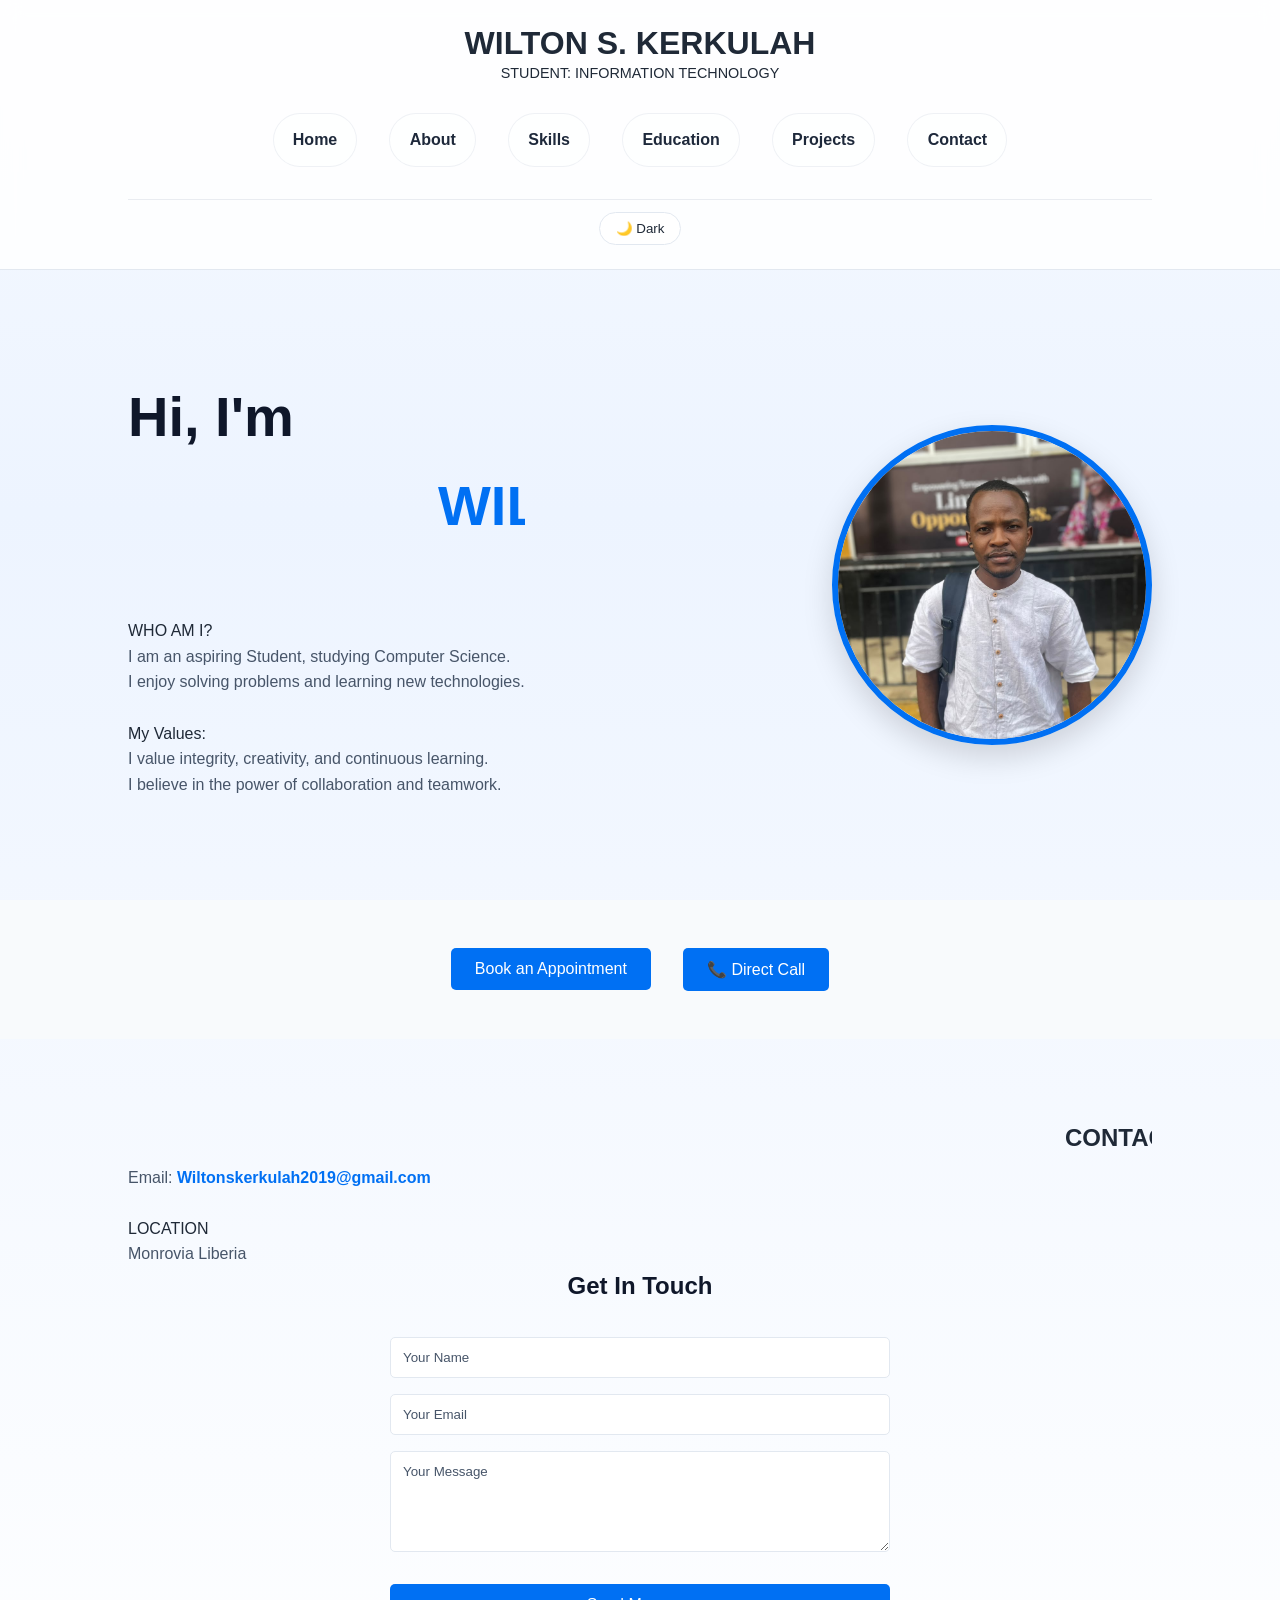
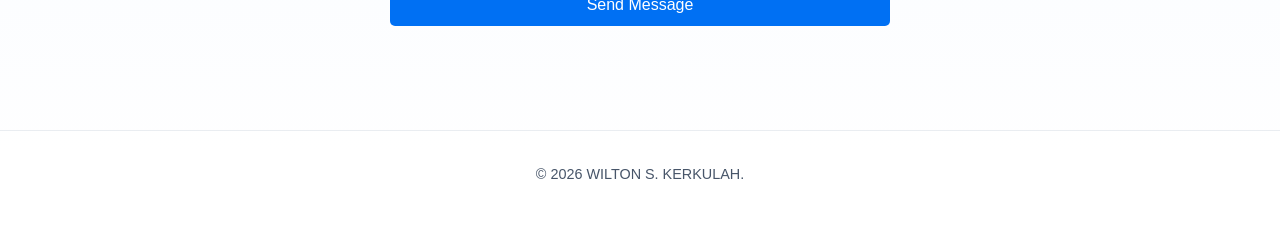
<file: index.html>
<!DOCTYPE html>
<html lang="en" data-theme="light">
<head>
    <meta charset="UTF-8">
    <meta name="viewport" content="width=device-width, initial-scale=1.0">
    <title>My Profolio</title>
    <link rel="stylesheet" href="two.css">
</head>
<body>

    <!-- Navigation Bar -->
    <header class="navbar">
        <div id="HOME" class="site-identity">
            <h1>WILTON S. KERKULAH</h1>
            <p>STUDENT: INFORMATION TECHNOLOGY</p>
        </div>
        <nav aria-label="Main navigation">
            <ul class="nav-links">
                <li><a href="index.html">Home</a></li>
                <li><a href="about.html">About</a></li>
                <li><a href="skills.html">Skills</a></li>
                <li><a href="education.html">Education</a></li>
                <li><a href="projects.html">Projects</a></li>
                <li><a href="contact.html">Contact</a></li>
            </ul>
        </nav>
        <button id="theme-toggle" class="btn-toggle">🌙 Mode</button>
    </header>

    <!-- Hero / About Section -->
    <section id="about" class="hero-section">
        <div class="hero-content">
            <h1>Hi, I'm <span class="highlight"><MARQUEE>WILTON</MARQUEE></span></h1>
            <br> WHO AM I?<BR>
            <p> I am an aspiring Student, studying Computer Science. <br> I enjoy solving problems and learning new technologies.<br></p>
            <br> My Values:<BR>
            <p> I value integrity, creativity, and continuous learning. <br> I believe in the power of collaboration and teamwork.<br></p>
        </div>
        <img src="wil.jpg" alt="Portrait of Wilton S. Kerkulah" class="hero-image">
    </section>
    <!-- Booking Section -->
    <section id="booking" class="booking-section">
        <div class="booking-actions">
            <button id="open-booking-modal" class="btn-primary booking-trigger" type="button">Book an Appointment</button>
            <button id="open-call-modal" class="btn-primary booking-trigger" type="button">📞 Direct Call</button>
        </div>

        <div id="call-modal" class="call-modal" aria-hidden="true">
            <div class="call-modal-content" role="dialog" aria-modal="true" aria-labelledby="call-title">
                <button type="button" class="close-call-modal" aria-label="Close direct call options">×</button>
                <h2 id="call-title">Choose a Number</h2>
                <a href="tel:+231776421506" class="call-link">Call: +231 776 421 506</a>
                <a href="tel:+231881053157" class="call-link">Call: +231 881 053 157</a>
            </div>
        </div>

        <div id="booking-modal" class="booking-modal" aria-hidden="true">
            <div class="booking-modal-content" role="dialog" aria-modal="true" aria-labelledby="booking-title">
                <button type="button" class="close-modal" aria-label="Close booking form">×</button>
                <h2 id="booking-title">Book an Appointment</h2>
                <form id="booking-form" class="booking-form">
                    <div class="form-row">
                        <label for="booking-name">Full Name</label>
                        <input type="text" id="booking-name" name="booking-name" placeholder="Your full name" required>
                    </div>
                    <div class="form-row">
                        <label for="booking-email">Email</label>
                        <input type="email" id="booking-email" name="booking-email" placeholder="Your email address" required>
                    </div>
                    <div class="form-row">
                        <label for="booking-date">Preferred Date</label>
                        <input type="date" id="booking-date" name="booking-date" required>
                    </div>
                    <div class="form-row">
                        <label for="booking-time">Preferred Time</label>
                        <input type="time" id="booking-time" name="booking-time" required>
                    </div>
                    <div class="form-row">
                        <label for="booking-purpose">Purpose</label>
                        <textarea id="booking-purpose" name="booking-purpose" rows="4" placeholder="Tell me what you would like to discuss" required></textarea>
                    </div>
                    <button type="submit" class="btn-primary">Submit Appointment</button>
                    <p id="booking-feedback" class="feedback-msg"></p>
                </form>
            </div>
        </div>
    </section>

    <!-- Contact Section -->
    <section id="contact" class="contact-section">
        <marquee><h1>CONTACT ME @: </h1></marquee>
        <p>Email: <a href="mailto:Wiltonskerkulah2019@gmail.com" class="email-link">Wiltonskerkulah2019@gmail.com</a></p>
        <BR>LOCATION<P>Monrovia Liberia</P>
        <h2>Get In Touch</h2>
        <form id="contact-form">
            <input type="text" id="name" placeholder="Your Name" required>
            <input type="email" id="email" placeholder="Your Email" required>
            <textarea id="message" rows="5" placeholder="Your Message" required></textarea>
            <button type="submit" class="btn-primary">Send Message</button>
            <p id="form-feedback" class="feedback-msg"></p>
        </form>
    </section>

    <!-- Footer -->
    <footer>
        <p>&copy; 2026 WILTON S. KERKULAH.</p>
    </footer>

    <script src="two.js"></script>
</body>
</html>
</file>
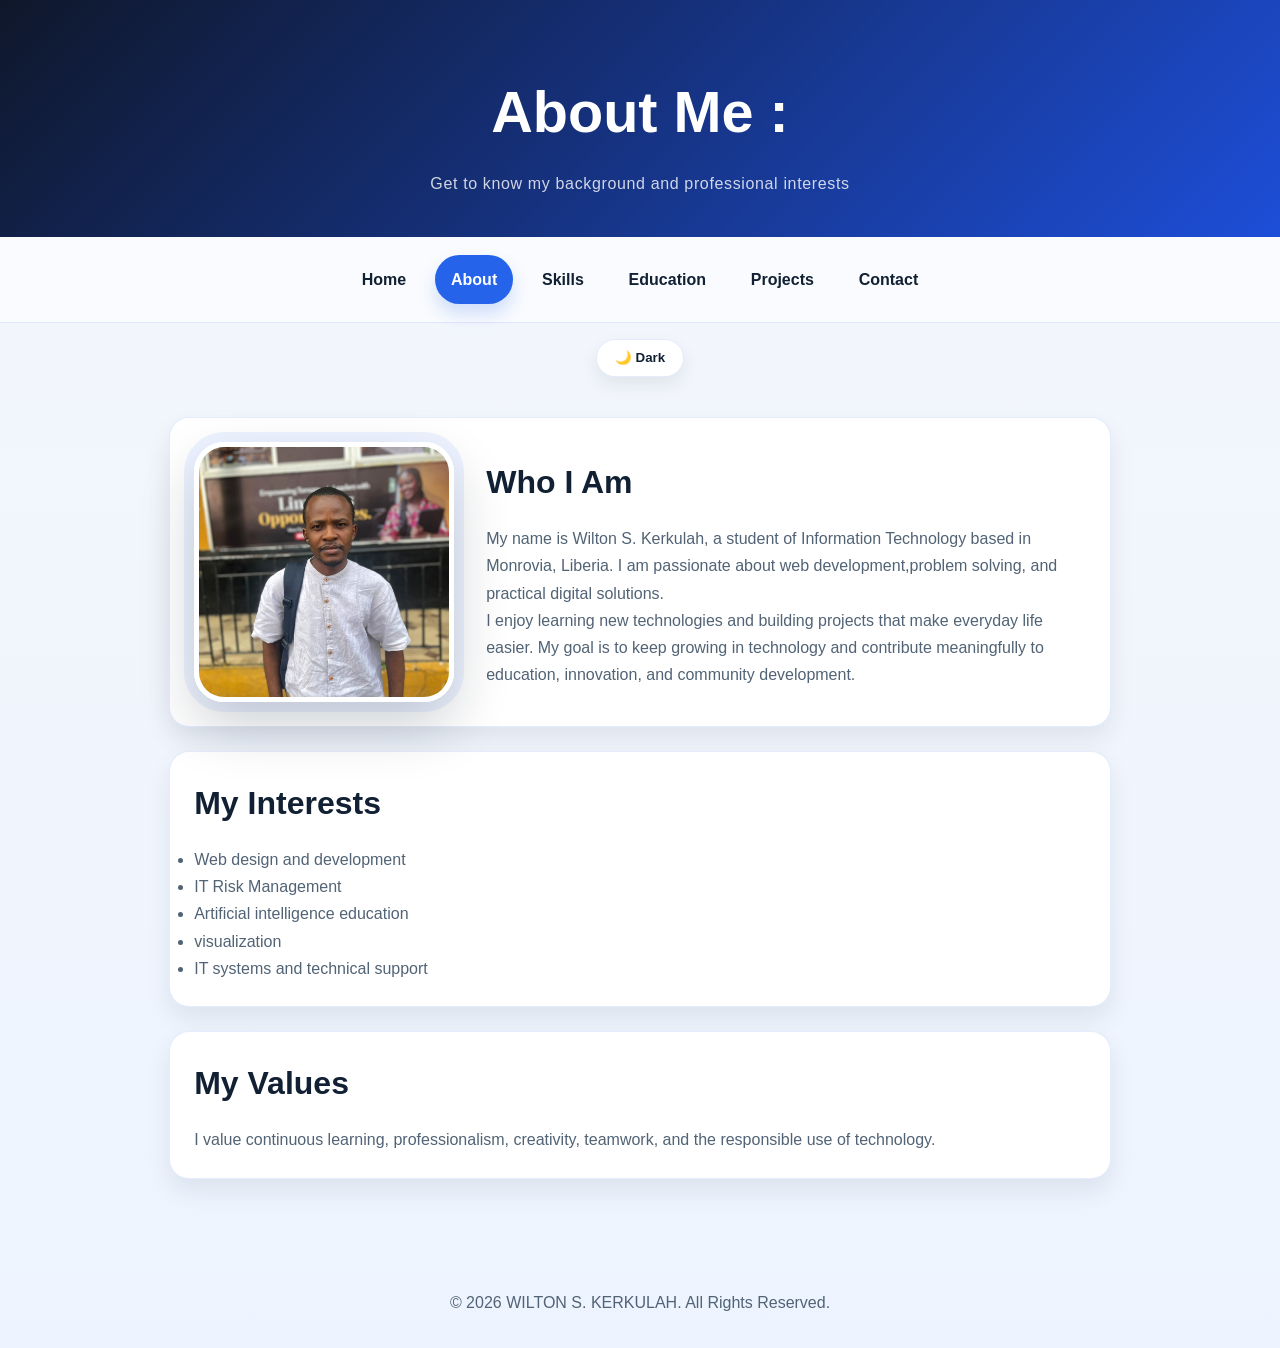
<file: about.html>
<!DOCTYPE html>
<html lang="en">

    <head>
        <meta charset="UTF-8">
        <meta name="viewport" content="width=device-width, initial-scale=1.0">
        <title>About | WILTON S. KERKULAH</title>
        <link rel="stylesheet" href="about.css">
    </head>

<body>

    <header class="page-header">
        <h1>About Me :</h1>
        <p>Get to know my background and professional interests</p>
    </header>

        <nav aria-label="Main navigation">
            <a href="index.html">Home</a>
            <a class="active" href="about.html">About</a>
            <a href="skills.html">Skills</a>
            <a href="education.html">Education</a>
            <a href="projects.html">Projects</a>
            <a href="contact.html">Contact</a>
        </nav>
        <button id="theme-toggle" class="btn-toggle" type="button">🌙 Dark</button>

    <main class="single-page">
    <section class="full-width profile-layout">
        <img class="about-photo" src="wil.jpg" alt="Portrait of Wilton S. Kerkulah">
        <div>
            <h2>Who I Am</h2>
            <p>My name is Wilton S. Kerkulah, a student of Information Technology based in Monrovia, Liberia. I am passionate about web development,problem solving, and practical digital solutions.</p>
            <p>I enjoy learning new technologies and building projects that make everyday life easier. My goal is to keep growing in technology and contribute meaningfully to education, innovation, and community development.</p>
        </div>
    </section>
    <section>
        <h2>My Interests</h2>
        <div>
        <ul class="standard-list">
            <li><div><span>Web design and development</span></div></li>
            <li><div><span>IT Risk Management</span></div></li>
            <li><div><span>Artificial intelligence education</span></div></li>
            <li><div><span>visualization</span></div></li>
            <li><div><span>IT systems and technical support</span></div></li>
        </ul>
        </div>
    </section>
    <section>
        <h2>My Values</h2>
        <p>I value continuous learning, professionalism, creativity, teamwork, and the responsible use of technology.</p>
    </section>
</main>

    <footer>
            <p>&copy; 2026 WILTON S. KERKULAH. All Rights Reserved.</p>
    </footer>

    <script src="two.js"></script>
</body>
</html>
</file>
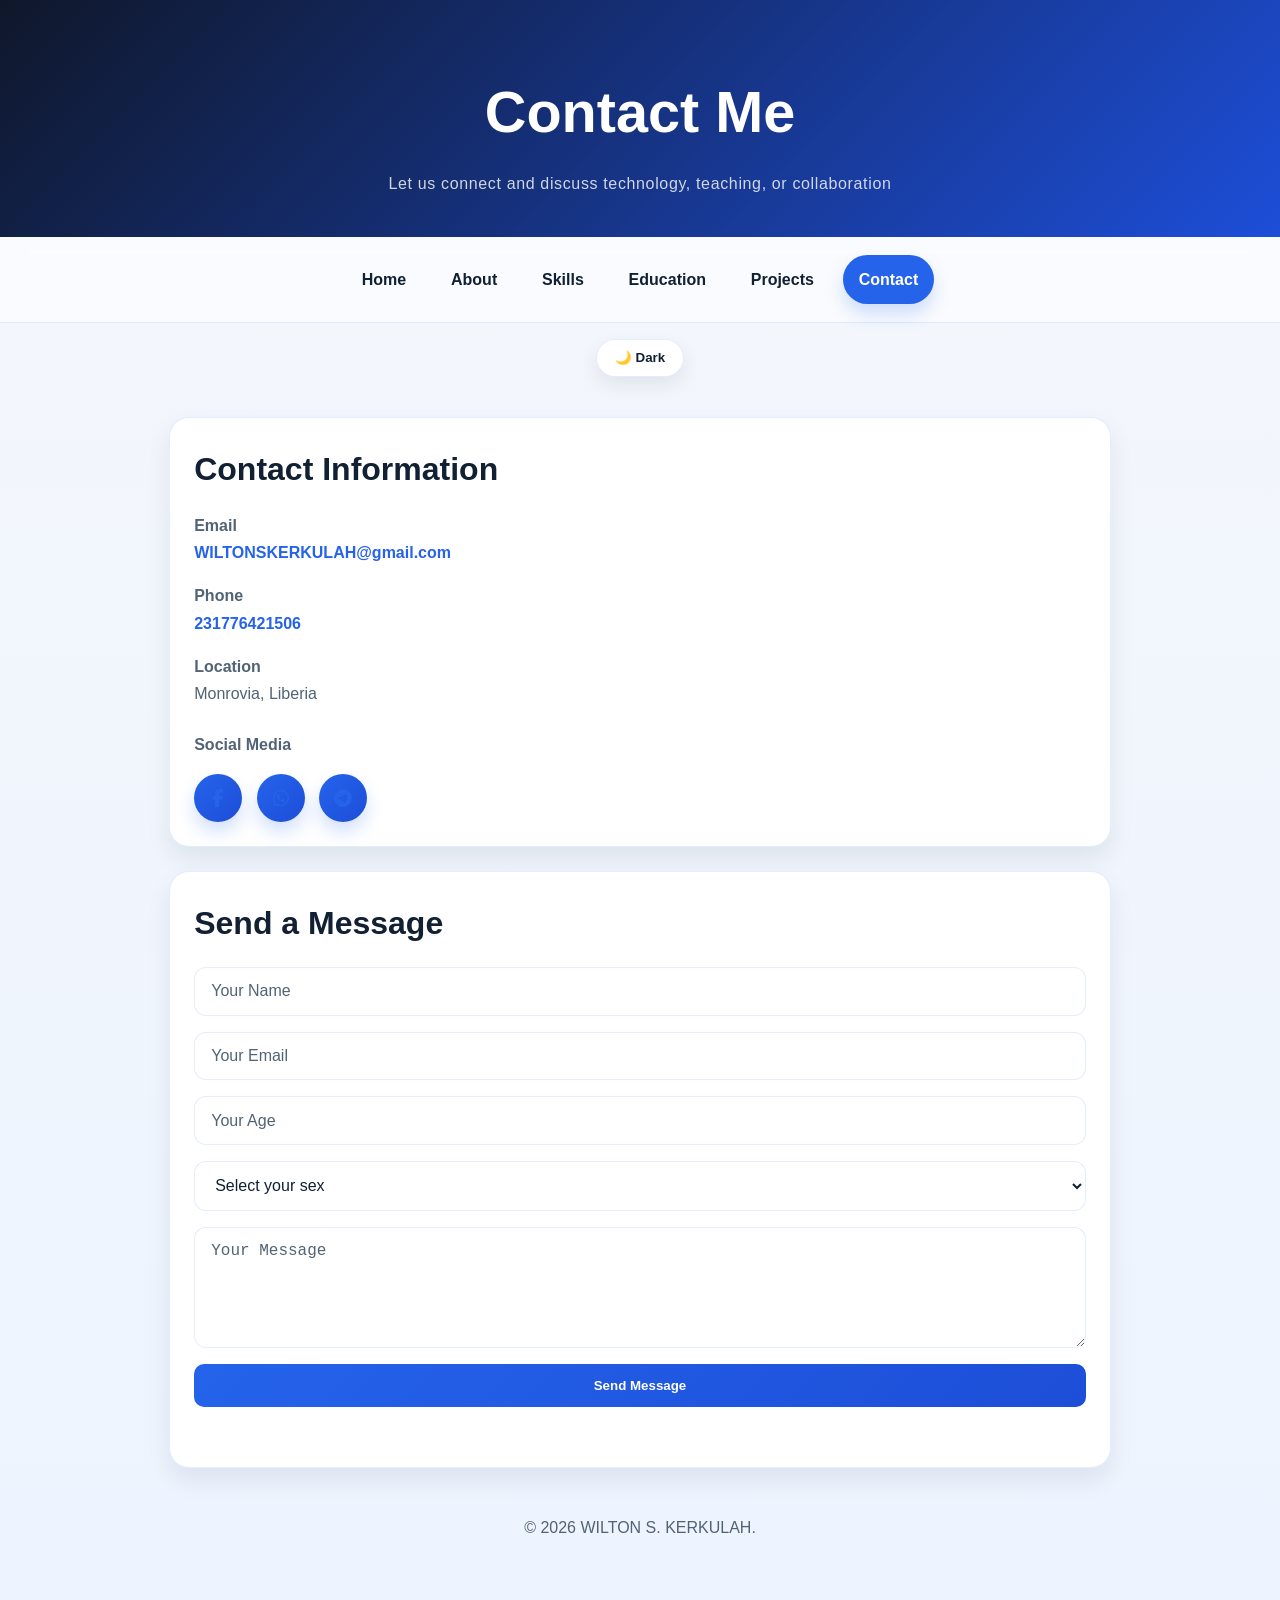
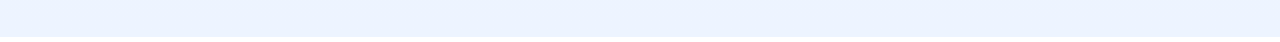
<file: contact.html>
<!DOCTYPE html>
<html lang="en" data-theme="light">

    <head><meta charset="UTF-8">
        <meta name="viewport" content="width=device-width, initial-scale=1.0">
        <title>Contact | Wilton S. Kerkulah</title>
        <link rel="stylesheet" href="https://cdnjs.cloudflare.com/ajax/libs/font-awesome/6.5.2/css/all.min.css">
        <link rel="stylesheet" href="contact.css">
    </head>

<body>

    <header class="page-header">
        <h1>Contact Me</h1>
        <p>Let us connect and discuss technology, teaching, or collaboration</p>
    </header>

<nav aria-label="Main navigation">
    <a href="index.html">Home</a>
    <a href="about.html">About</a>
    <a href="skills.html">Skills</a>
    <a href="education.html">Education</a>
    <a href="projects.html">Projects</a>
    <a class="active" href="contact.html">Contact</a>
</nav>
<button id="theme-toggle" class="btn-toggle" type="button">🌙 Dark</button>

<main>
    <section>
        <h2>Contact Information</h2>
        <div class="contact-details">
            <p><strong>Email</strong><br>
                <a href="mailto:WILTONSKERKULAH@gmail.com">WILTONSKERKULAH@gmail.com</a>
            </p>
            <p><strong>Phone</strong><br>
                <a href="tel:231776421506">231776421506</a>
            </p>
            <p><strong>Location</strong><br>Monrovia, Liberia</p>

            <div class="social-links">
                <p><strong>Social Media</strong></p>
                <ul>
                    <li><a href="https://facebook.com/wiltonskerkulah" target="_blank" rel="noopener noreferrer" aria-label="Facebook" title="Facebook"><i class="fa-brands fa-facebook-f"></i></a></li>
                    <li><a href="https://wa.me/231776421506" target="_blank" rel="noopener noreferrer" aria-label="WhatsApp" title="WhatsApp"><i class="fa-brands fa-whatsapp"></i></a></li>
                    <li><a href="https://t.me/WiltonSKerkulah" target="_blank" rel="noopener noreferrer" aria-label="Telegram" title="Telegram"><i class="fa-brands fa-telegram"></i></a></li>
                </ul>
            </div>
        </div>
    </section>
    <section>
        <h2>Send a Message</h2>
         <form id="contact-form">
            <input type="text" id="name" placeholder="Your Name" required>
            <input type="email" id="email" placeholder="Your Email" required>
            <input type="number" id="age" placeholder="Your Age" min="1" max="120" required>
            <select id="sex" required>
                <option value="" disabled selected>Select your sex</option>
                <option value="Male">Male</option>
                <option value="Female">Female</option>
                <option value="Other">Other</option>
                <option value="Prefer not to say">Prefer not to say</option>
            </select>
            <textarea id="message" rows="5" placeholder="Your Message" required></textarea>
            <button type="submit" class="btn-primary">Send Message</button>
            <p id="form-feedback" class="feedback-msg"></p>
        </form>
    </section>

    <!-- Footer -->
    <footer>
        <p>&copy; 2026 WILTON S. KERKULAH.</p>
    </footer>

    <script src="two.js"></script>
</body>
</html>
</file>
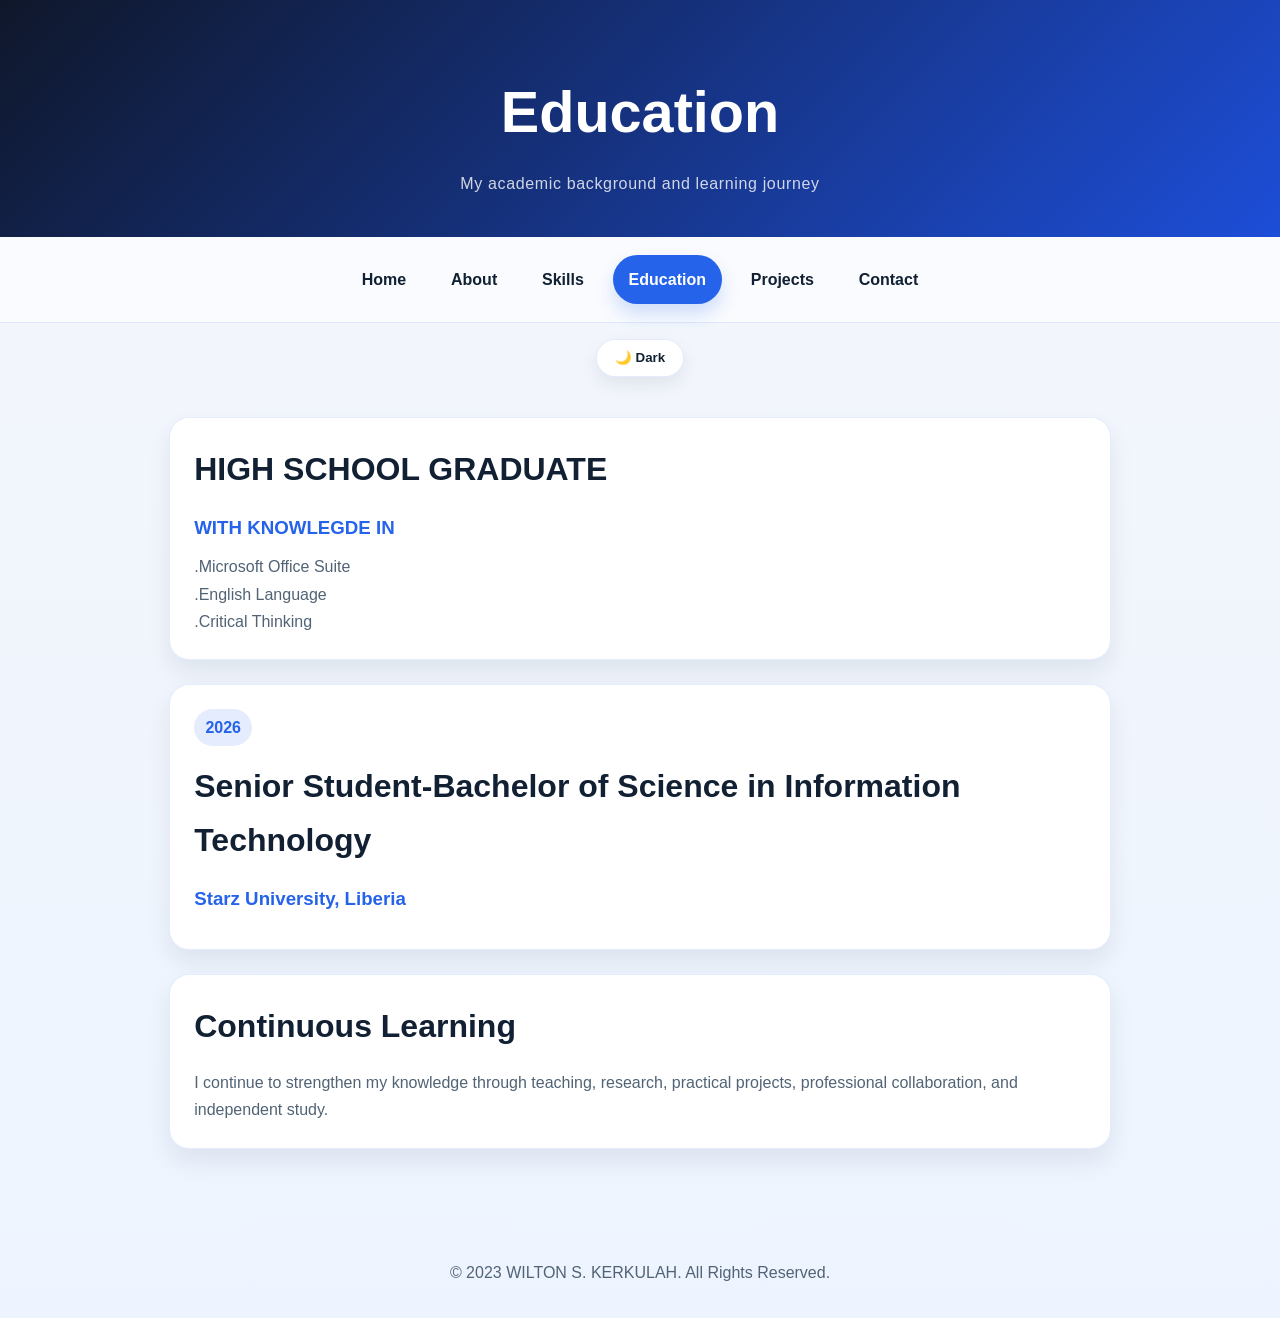
<file: education.html>
<!DOCTYPE html>
<html lang="en" data-theme="light">
    <head>
        <meta charset="UTF-8">
        <meta name="viewport" content="width=device-width, initial-scale=1.0">
        <title>Education | WILTON S. KERKULAH</title>
        <link rel="stylesheet" href="education.css">
    </head>
<body>
    <header class="page-header">
        <h1>Education</h1>
        <p>My academic background and learning journey</p>
    </header>
    <nav aria-label="Main navigation">
        <a href="index.html">Home</a>
        <a href="about.html">About</a>
        <a href="skills.html">Skills</a>
        <a class="active" href="education.html">Education</a>
        <a href="projects.html">Projects</a>
        <a href="contact.html">Contact</a>
    </nav>
    <button id="theme-toggle" class="btn-toggle" type="button">🌙 Dark</button>
    <main class="single-page">
        <section class="full-width timeline-item">
            <h2>HIGH SCHOOL GRADUATE</h2>
            <h3>WITH KNOWLEGDE IN</h3>
            <p>.Microsoft Office Suite<br> .English Language<br> .Critical Thinking</p>
        </section>
        <section class="full-width timeline-item">
            <span class="year">2026</span>
            <h2> Senior Student-Bachelor of Science in Information Technology</h2>
            <h3>Starz University, Liberia</h3>
        </section>
        <section class="full-width">
            <h2>Continuous Learning</h2>
            <p>I continue to strengthen my knowledge through teaching, research, practical projects, professional collaboration, and independent study.</p>
        </section>
    </main>
    <footer>
        <p>&copy; 2023 WILTON S. KERKULAH. All Rights Reserved.</p>
    </footer>
    <script src="two.js"></script>
</body>
</html>
</file>
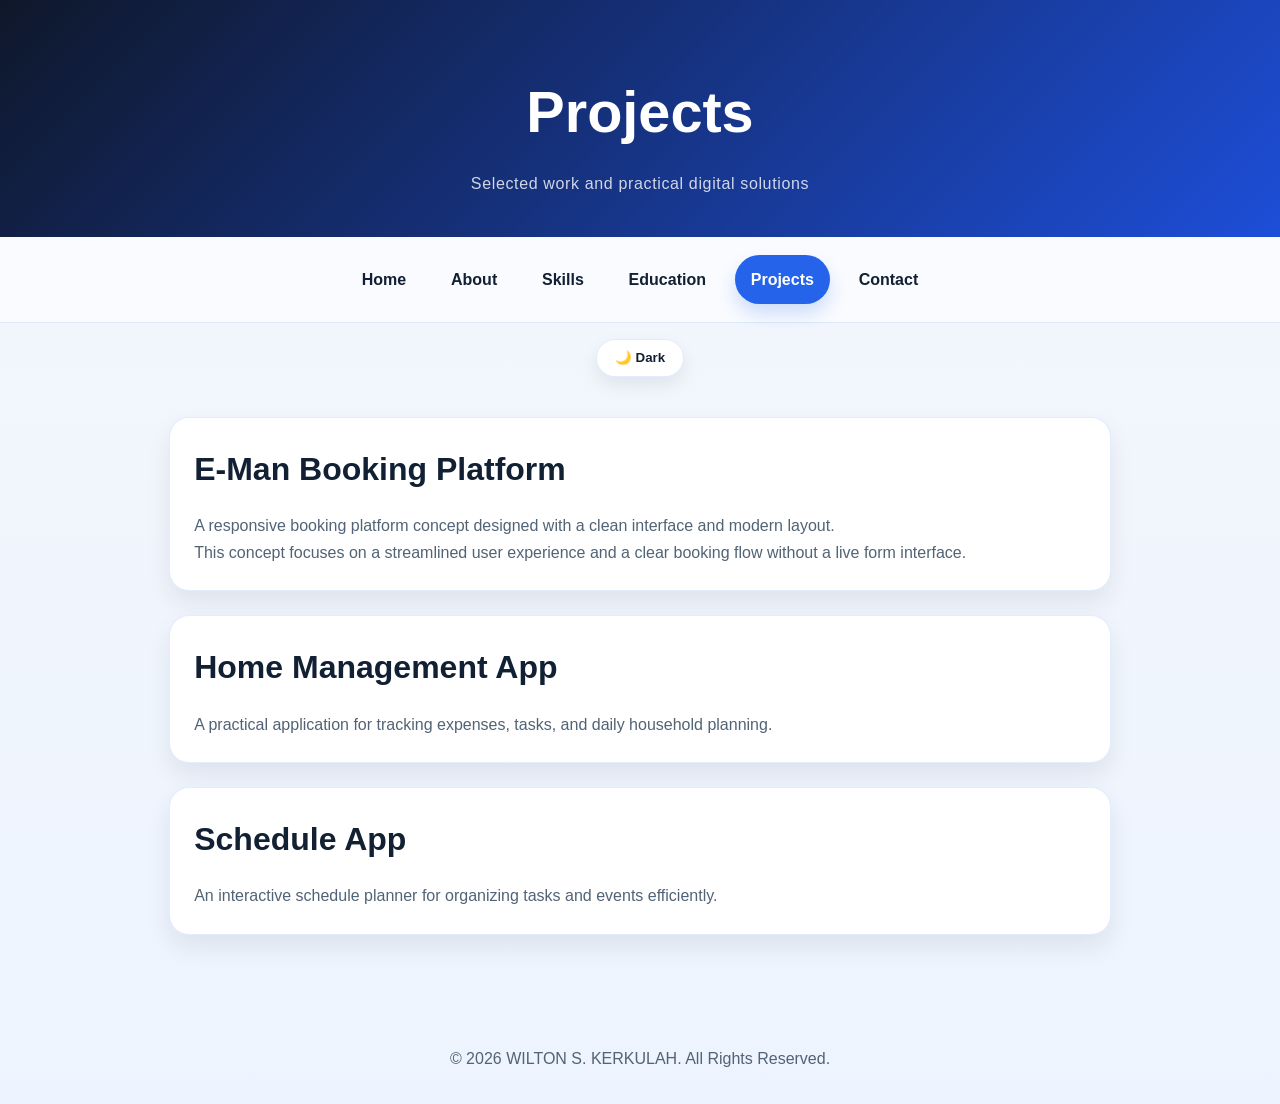
<file: projects.html>
<!DOCTYPE html>
<html lang="en" data-theme="light">
    <head>
        <meta charset="UTF-8">
        <meta name="viewport" content="width=device-width, initial-scale=1.0">
        <title>Projects | WILTON S. KERKULAH</title>
        <link rel="stylesheet" href="projects.css">
    </head>
<body>
    <header class="page-header">
        <h1>Projects</h1>
        <p>Selected work and practical digital solutions</p>
    </header>

    <nav aria-label="Main navigation">
        <a href="index.html">Home</a>
        <a href="about.html">About</a>
        <a href="skills.html">Skills</a>
        <a href="education.html">Education</a>
        <a class="active" href="projects.html">Projects</a>
        <a href="contact.html">Contact</a>
    </nav>
    <button id="theme-toggle" class="btn-toggle" type="button">🌙 Dark</button>

    <main class="single-page">
        <section class="booking-section">
            <div class="booking-intro">
                <h2>E-Man Booking Platform</h2>
                <p>A responsive booking platform concept designed with a clean interface and modern layout.</p>
                <p>This concept focuses on a streamlined user experience and a clear booking flow without a live form interface.</p>
            </div>
        </section>

        <section>
            <h2>Home Management App</h2>
            <p>A practical application for tracking expenses, tasks, and daily household planning.</p>
        </section>

        <section>
            <h2>Schedule App</h2>
            <p>An interactive schedule planner for organizing tasks and events efficiently.</p>
        </section>
    </main>

    <footer>
        <p>&copy; 2026 WILTON S. KERKULAH. All Rights Reserved.</p>
    </footer>

    <script src="two.js"></script>
</body>
</html>
</file>
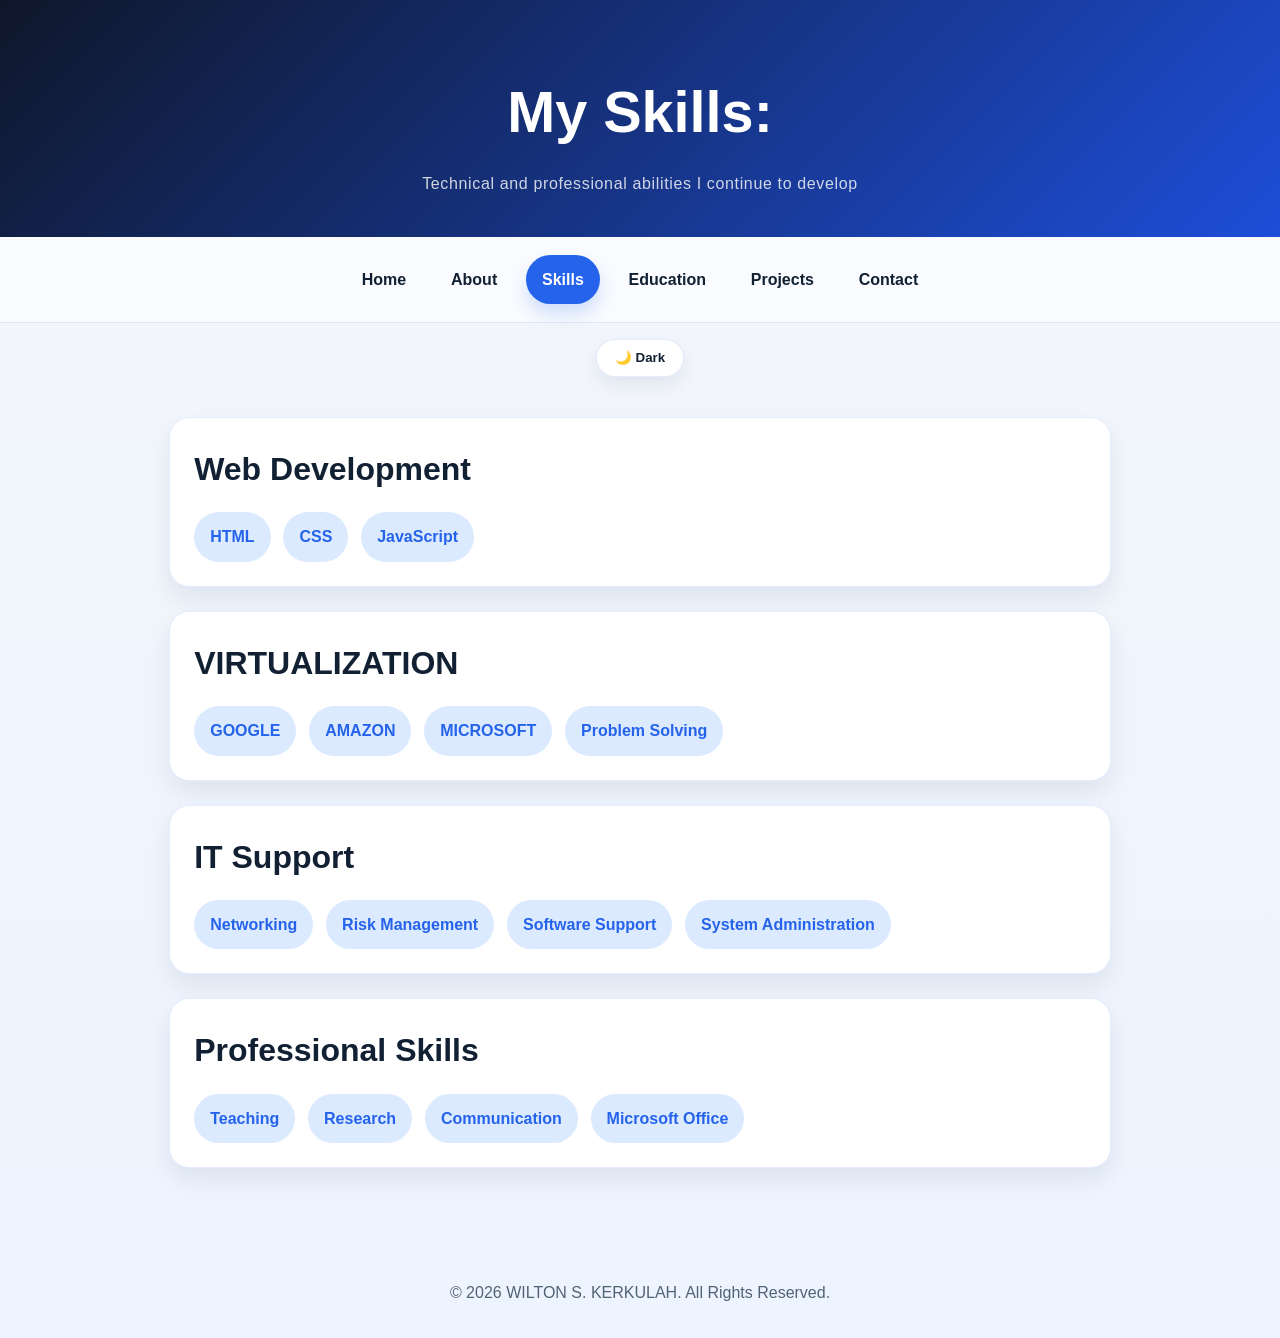
<file: skills.html>
<!DOCTYPE html>
<html lang="en" data-theme="light">
    <head>
        <meta charset="UTF-8">
        <meta name="viewport" content="width=device-width, initial-scale=1.0">
        <title>Skills | WILTON S. KERKULAH</title>
        <link rel="stylesheet" href="skills.css">
    </head>
<body>
    <header class="page-header">
        <h1>My Skills:</h1>
        <p>Technical and professional abilities I continue to develop</p>
    </header>
<nav aria-label="Main navigation">
    <a href="index.html">Home</a>
    <a href="about.html">About</a>
    <a class="active" href="skills.html">Skills</a>
    <a href="education.html">Education</a>
    <a href="projects.html">Projects</a>
    <a href="contact.html">Contact</a>
</nav>
<button id="theme-toggle" class="btn-toggle" type="button">🌙 Dark</button>
<main>
    <section>
        <h2>Web Development</h2>
        <ul class="skill-tags">
            <li>HTML</li>
            <li>CSS</li>
            <li>JavaScript</li>
        </ul>
    </section>

    <section>
            <h2>VIRTUALIZATION</h2>
            <ul class="skill-tags">
                <li>GOOGLE</li>
                <li>AMAZON</li>
                <li>MICROSOFT</li>
                <li>Problem Solving</li>
            </ul>
        </section>

        <section>
                <h2>IT Support</h2>
                <ul class="skill-tags">
                    <li>Networking</li>
                    <li>Risk Management</li>
                    <li>Software Support</li>
                    <li>System Administration</li>
                </ul>
            </section>

            <section>
                <h2>Professional Skills</h2>
                <ul class="skill-tags">
                    <li>Teaching</li>
                    <li>Research</li>
                    <li>Communication</li>
                    <li>Microsoft Office</li>
                </ul>
            </section>
        </main>
    <footer>
        <p>&copy; 2026 WILTON S. KERKULAH. All Rights Reserved.</p>
    </footer>
    <script src="two.js"></script>
</body>
</html>
</file>
<file: two.css>
:root[data-theme="light"] {
    --bg-color: #ffffff;
    --text-color: #1f2937;
    --heading-color: #0f172a;
    --muted-text: #475569;
    --section-bg: #f8fafc;
    --primary-color: #0070f3;
    --card-bg: #ffffff;
    --border-color: #e2e8f0;
    --surface-soft: rgba(255, 255, 255, 0.85);
    --shadow-color: rgba(15, 23, 42, 0.08);
    --hero-gradient: linear-gradient(180deg, #f5f9ff 0%, #edf4ff 28%, #ffffff 100%);
}

:root[data-theme="dark"] {
    --bg-color: #121a24;
    --text-color: #e5eefb;
    --heading-color: #f8fafc;
    --muted-text: #cbd5e1;
    --section-bg: #1a2533;
    --primary-color: #67a8ff;
    --card-bg: #1f2b38;
    --border-color: #2d3b4d;
    --surface-soft: rgba(15, 23, 42, 0.8);
    --shadow-color: rgba(0, 0, 0, 0.28);
    --hero-gradient: linear-gradient(180deg, #0d1723 0%, #111b2a 28%, #121a24 100%);
}

* {
    margin: 0;
    padding: 0;
    box-sizing: border-box;
    font-family: 'Segoe UI', Tahoma, Geneva, Verdana, sans-serif;
    scroll-behavior: smooth;
}

body {
    background: var(--hero-gradient);
    color: var(--text-color);
    transition: background-color 0.3s ease, color 0.3s ease;
    line-height: 1.6;
}

.navbar {
    display: flex;
    justify-content: center;
    align-items: center;
    flex-wrap: wrap;
    gap: 0.75rem 2rem;
    padding: 1.5rem 10%;
    position: sticky;
    top: 0;
    background: var(--surface-soft);
    backdrop-filter: blur(10px);
    border-bottom: 1px solid var(--border-color);
    z-index: 100;
}

.site-identity {
    flex: 1 0 100%;
    text-align: center;
}

.site-identity h1 {
    font-size: clamp(1.4rem, 3vw, 2rem);
    line-height: 1.2;
}

.site-identity p {
    font-size: 0.9rem;
}

.navbar nav {
    width: 100%;
}

.nav-links {
    display: flex;
    flex-wrap: wrap;
    justify-content: center;
    list-style: none;
    gap: 0.75rem 2rem;
}

.nav-links a {
    text-decoration: none;
    color: var(--text-color);
    font-weight: 600;
    position: relative;
    transition: color 0.2s ease;
}

.nav-links a::after {
    content: "";
    position: absolute;
    left: 0;
    bottom: -0.35rem;
    width: 100%;
    height: 2px;
    background: var(--primary-color);
    transform: scaleX(0);
    transform-origin: center;
    transition: transform 0.2s ease;
}

.nav-links a:hover::after,
.nav-links a:hover,
.highlight {
    color: var(--primary-color);
}

.nav-links a:hover::after {
    transform: scaleX(1);
}

.btn-primary {
    display: inline-block;
    background-color: var(--primary-color);
    color: white;
    padding: 0.75rem 1.5rem;
    border-radius: 5px;
    text-decoration: none;
    border: none;
    cursor: pointer;
    font-size: 1rem;
    margin-top: 1rem;
}

.btn-toggle {
    background: var(--card-bg);
    border: 1px solid var(--border-color);
    color: var(--text-color);
    padding: 0.5rem 1rem;
    cursor: pointer;
    border-radius: 20px;
    transition: background-color 0.2s ease, border-color 0.2s ease, color 0.2s ease;
}


section {
    padding: 5rem 10%;
}

.hero-section {
    min-height: 70vh;
    display: flex;
    align-items: center;
    justify-content: space-between;
    gap: 3rem;
}

.hero-image {
    width: min(32vw, 320px);
    aspect-ratio: 1;
    object-fit: cover;
    border-radius: 50%;
    border: 6px solid var(--primary-color);
    box-shadow: 0 12px 30px rgba(0, 0, 0, 0.15);
}

.hero-content h1 {
    font-size: 3.5rem;
    margin-bottom: 1rem;
    color: var(--heading-color);
}

.hero-content p,
.education-description,
.project-card p,
.contact-section p,
.contact-section label {
    color: var(--muted-text);
}

.skill-section {
    background-color: var(--section-bg);
}

.skill-section h2 {
    margin-bottom: 2rem;
    text-align: center;
    color: var(--heading-color);
}

.skill-grid {
    display: grid;
    grid-template-columns: repeat(auto-fit, minmax(220px, 1fr));
    gap: 1rem;
}

.skill-card {
    background-color: var(--card-bg);
    border: 1px solid var(--border-color);
    border-radius: 8px;
    padding: 1.25rem;
    text-align: left;
    box-shadow: 0 8px 18px var(--shadow-color);
}

.skill-heading {
    display: flex;
    justify-content: space-between;
    align-items: center;
    gap: 1rem;
    margin-bottom: 1rem;
}

.skill-heading span {
    color: var(--primary-color);
    font-size: 0.8rem;
    font-weight: 600;
    white-space: nowrap;
}

.skill-bar {
    height: 8px;
    overflow: hidden;
    background-color: var(--border-color);
    border-radius: 4px;
}

.skill-bar span {
    display: block;
    height: 100%;
    background-color: var(--primary-color);
    border-radius: inherit;
}

.education-section {
    background-color: var(--bg-color);
}

.section-heading {
    max-width: 650px;
    margin-bottom: 2rem;
}

.section-heading h2 {
    font-size: 2rem;
    color: var(--heading-color);
}

.section-label {
    color: var(--primary-color);
    font-size: 0.8rem;
    font-weight: 700;
    letter-spacing: 0.08em;
    text-transform: uppercase;
    margin-bottom: 0.5rem;
}

.education-timeline {
    border-left: 2px solid var(--primary-color);
    padding-left: 2rem;
}

.education-card {
    position: relative;
    max-width: 760px;
    background-color: var(--card-bg);
    border: 1px solid var(--border-color);
    border-radius: 8px;
    padding: 2rem;
    box-shadow: 0 8px 18px var(--shadow-color);
}

.education-marker {
    position: absolute;
    width: 14px;
    height: 14px;
    top: 2rem;
    left: -2.55rem;
    background-color: var(--primary-color);
    border: 3px solid var(--bg-color);
    border-radius: 50%;
}

.education-status {
    color: var(--primary-color);
    font-size: 0.85rem;
    font-weight: 700;
    margin-bottom: 0.5rem;
}

.education-content h3 {
    font-size: 1.5rem;
    margin-bottom: 0.75rem;
    color: var(--heading-color);
}

.education-description {
    max-width: 620px;
    color: var(--muted-text);
}

.education-topics {
    display: flex;
    flex-wrap: wrap;
    gap: 0.6rem;
    margin-top: 1.25rem;
}

.education-topics span {
    background-color: var(--border-color);
    border-radius: 4px;
    font-size: 0.8rem;
    padding: 0.35rem 0.65rem;
}

.projects-section h2, .contact-section h2 {
    margin-bottom: 2rem;
    text-align: center;
    color: var(--heading-color);
}

.call-card {
    width: min(100%, 320px);
    margin: 0;
    padding: 1.25rem 1.5rem;
    border: 1px solid var(--border-color);
    border-radius: 16px;
    background: linear-gradient(135deg, var(--card-bg), rgba(96, 165, 250, 0.08));
    box-shadow: 0 12px 24px var(--shadow-color);
    text-align: center;
}

.call-card h3 {
    margin-bottom: 0.8rem;
    font-size: 1.2rem;
    color: var(--heading-color);
}

.call-modal {
    position: fixed;
    inset: 0;
    display: none;
    align-items: center;
    justify-content: center;
    padding: 1rem;
    background: rgba(15, 23, 42, 0.35);
    backdrop-filter: blur(2px);
    z-index: 1200;
}

.call-modal.open {
    display: flex;
}

.call-modal-content {
    position: relative;
    width: min(90vw, 360px);
    padding: 2rem 1.5rem 1.5rem;
    border: 1px solid var(--border-color);
    border-radius: 16px;
    background: var(--card-bg);
    box-shadow: 0 24px 50px var(--shadow-color);
    text-align: center;
}

.call-modal-content h2 {
    margin-bottom: 1rem;
    color: var(--heading-color);
}

.close-call-modal {
    position: absolute;
    top: 0.65rem;
    right: 0.7rem;
    width: 2rem;
    height: 2rem;
    border: 0;
    border-radius: 50%;
    background: var(--border-color);
    color: var(--text-color);
    font-size: 1.4rem;
    cursor: pointer;
}

.call-link {
    display: block;
    color: var(--primary-color);
    text-decoration: none;
    font-weight: 700;
    margin: 0.45rem 0;
}

.call-link:hover {
    text-decoration: underline;
}

.email-link {
    color: var(--primary-color);
    font-weight: 700;
    text-decoration: none;
}

.email-link:hover {
    text-decoration: underline;
}

/* --- Grid & Project Cards --- */
.projects-grid {
    display: grid;
    grid-template-columns: repeat(auto-fit, minmax(280px, 1fr));
    gap: 2rem;
}

.project-card {
    background-color: var(--card-bg);
    padding: 2rem;
    border-radius: 8px;
    border: 1px solid var(--border-color);
    box-shadow: 0 8px 18px var(--shadow-color);
}

.project-card h3 {
    margin-bottom: 0.5rem;
}

.tech-tag {
    display: inline-block;
    background-color: var(--border-color);
    font-size: 0.8rem;
    padding: 0.2rem 0.5rem;
    border-radius: 4px;
    margin-top: 1rem;
    margin-right: 0.5rem;
}

#contact-form {
    max-width: 500px;
    margin: 0 auto;
    display: flex;
    flex-direction: column;
    gap: 1rem;
}

#contact-form input, #contact-form textarea {
    width: 100%;
    padding: 0.75rem;
    border: 1px solid var(--border-color);
    border-radius: 5px;
    background-color: var(--card-bg);
    color: var(--text-color);
}

#contact-form input::placeholder,
#contact-form textarea::placeholder {
    color: var(--muted-text);
}

.feedback-msg {
    text-align: center;
    font-weight: bold;
    margin-top: 0.5rem;
}

.booking-section {
    background-color: var(--section-bg);
    text-align: center;
    padding-top: 3rem;
    padding-bottom: 3rem;
}

.booking-actions {
    display: flex;
    align-items: center;
    justify-content: center;
    gap: 2rem;
}

.booking-trigger {
    display: inline-block;
    margin: 0;
}

.booking-modal {
    position: fixed;
    inset: 0;
    display: none;
    align-items: center;
    justify-content: center;
    background: rgba(15, 23, 42, 0.3);
    padding: 1rem;
    z-index: 1200;
    backdrop-filter: blur(1.5px);
    pointer-events: auto;
}

.booking-modal.open {
    display: flex;
}

.booking-modal-content {
    position: relative;
    width: min(88vw, 500px);
    background: linear-gradient(135deg, rgba(20, 31, 54, 0.97), rgba(30, 41, 59, 0.97));
    border: 1px solid rgba(148, 163, 184, 0.2);
    border-radius: 22px;
    padding: 1.5rem 1.2rem 1.1rem;
    box-shadow: 0 24px 50px rgba(15, 23, 42, 0.35);
    overflow: hidden;
    margin: auto;
    isolation: isolate;
}

.booking-modal-content::before {
    content: "";
    position: absolute;
    inset: 0 auto auto 0;
    width: 100%;
    height: 5px;
    background: linear-gradient(90deg, #60a5fa, #7c3aed, #34d399);
}

.close-modal {
    position: absolute;
    top: 0.75rem;
    right: 0.8rem;
    width: 2rem;
    height: 2rem;
    border: none;
    border-radius: 50%;
    background: rgba(255, 255, 255, 0.1);
    color: #ffffff;
    font-size: 1.6rem;
    cursor: pointer;
    line-height: 1;
    transition: transform 0.2s ease, background 0.2s ease;
}

.close-modal:hover {
    transform: rotate(90deg);
    background: rgba(255, 255, 255, 0.16);
}

.booking-modal-content h2 {
    text-align: center;
    margin-bottom: 1.2rem;
    font-size: clamp(1.8rem, 3vw, 2.2rem);
    letter-spacing: -0.04em;
    color: #f8fafc;
}

.booking-form {
    max-width: 500px;
    max-height: calc(100vh - 9rem);
    max-height: calc(100dvh - 9rem);
    margin: 0 auto;
    display: grid;
    gap: 0.8rem;
    text-align: left;
    position: relative;
    z-index: 1;
    overflow-y: auto;
    overscroll-behavior: contain;
}

.form-row {
    display: flex;
    flex-direction: column;
    gap: 0.35rem;
}

.form-row label {
    color: #dfe7f5;
    font-weight: 700;
    font-size: 0.72rem;
    letter-spacing: 0.08em;
    text-transform: uppercase;
}

.booking-form input,
.booking-form textarea {
    width: 100%;
    padding: 0.8rem 0.9rem;
    border: 1px solid rgba(148, 163, 184, 0.24);
    border-radius: 12px;
    background: rgba(255, 255, 255, 0.08);
    color: #f8fafc;
    font-size: 0.96rem;
    transition: border-color 0.2s ease, box-shadow 0.2s ease, background 0.2s ease;
}

.booking-form input:focus,
.booking-form textarea:focus {
    outline: none;
    border-color: rgba(96, 165, 250, 0.8);
    box-shadow: 0 0 0 4px rgba(96, 165, 250, 0.12);
    background: rgba(255, 255, 255, 0.1);
}

.booking-form input::placeholder,
.booking-form textarea::placeholder {
    color: rgba(226, 232, 240, 0.8);
}

.booking-form .btn-primary {
    margin-top: 0.35rem;
    border-radius: 12px;
    font-weight: 700;
    letter-spacing: 0.04em;
    background: linear-gradient(135deg, #60a5fa, #8b5cf6);
    box-shadow: 0 18px 28px rgba(96, 165, 250, 0.18);
    border: none;
}

.page-header {
    padding: 5rem 10% 2rem;
    text-align: center;
    background: radial-gradient(circle at top, rgba(50, 145, 255, 0.12), rgba(255, 255, 255, 0) 55%);
}

.page-header h1 {
    font-size: clamp(2.4rem, 5vw, 4rem);
    font-weight: 800;
    letter-spacing: -0.04em;
    margin-bottom: 0.5rem;
    color: var(--heading-color);
}

.page-header p {
    font-size: 1.08rem;
    color: var(--muted-text);
    font-weight: 500;
}

nav[aria-label="Main navigation"] {
    display: flex;
    justify-content: center;
    flex-wrap: wrap;
    gap: 0.8rem;
    padding: 1rem 10% 2rem;
    border-bottom: 1px solid rgba(148, 163, 184, 0.2);
}

nav[aria-label="Main navigation"] a {
    display: inline-flex;
    align-items: center;
    justify-content: center;
    text-decoration: none;
    padding: 0.8rem 1.2rem;
    border-radius: 999px;
    color: #1e293b;
    font-weight: 700;
    transition: all 0.2s ease;
    background: rgba(255, 255, 255, 0.5);
    border: 1px solid rgba(148, 163, 184, 0.15);
}

nav[aria-label="Main navigation"] a:hover,
nav[aria-label="Main navigation"] a.active {
    background: linear-gradient(135deg, var(--primary-color), #4f86ff);
    color: #ffffff;
    box-shadow: 0 10px 24px rgba(37, 99, 235, 0.25);
    transform: translateY(-1px);
}

.single-page {
    max-width: 1100px;
    margin: 0 auto;
    padding: 4rem 10% 5rem;
}

.single-page section {
    padding: 0;
    margin-bottom: 2rem;
}

.profile-layout {
    display: grid;
    grid-template-columns: minmax(220px, 300px) 1fr;
    align-items: center;
    gap: 2.25rem;
    background: linear-gradient(135deg, rgba(255,255,255,0.96), rgba(240,247,255,0.9));
    border: 1px solid rgba(148, 163, 184, 0.2);
    border-radius: 28px;
    padding: 2rem;
    box-shadow: 0 20px 40px rgba(15, 23, 42, 0.08);
}

.about-photo {
    width: 100%;
    max-width: 260px;
    height: 260px;
    object-fit: cover;
    border-radius: 26px;
    border: 4px solid #dbeafe;
    box-shadow: 0 20px 35px rgba(37, 99, 235, 0.18);
    justify-self: center;
}

.profile-layout h2,
.single-page h2 {
    font-size: clamp(1.9rem, 2vw, 2.5rem);
    margin-bottom: 1rem;
    color: #0f172a;
}

.profile-layout p,
.single-page p {
    margin-bottom: 1rem;
    font-size: 1.04rem;
    color: #334155;
}

.standard-list {
    list-style: none;
    display: grid;
    gap: 0.9rem;
    margin-top: 1rem;
}

.standard-list li {
    background: linear-gradient(90deg, #ffffff 0%, #f8fbff 100%);
    border: 1px solid rgba(148, 163, 184, 0.18);
    border-left: 5px solid var(--primary-color);
    border-radius: 16px;
    padding: 1rem 1.1rem;
    box-shadow: 0 8px 18px rgba(15, 23, 42, 0.04);
    font-weight: 600;
    color: #1e293b;
}

footer {
    text-align: center;
    padding: 2rem 1rem 2.5rem;
    border-top: 1px solid rgba(148, 163, 184, 0.2);
    font-size: 0.9rem;
    color: #475569;
    background: rgba(255,255,255,0.3);
}

@media (max-width: 700px) {
    .booking-actions {
        flex-direction: column;
        gap: 1rem;
    }

    .call-card {
        width: min(100%, 320px);
    }

    .page-header {
        padding-top: 4rem;
    }

    .profile-layout {
        grid-template-columns: 1fr;
        text-align: center;
        padding: 1.5rem;
    }

    .about-photo {
        width: min(70vw, 240px);
        height: min(70vw, 240px);
    }
}

@media (max-width: 700px) {
    .hero-section {
        flex-direction: column-reverse;
        justify-content: center;
        text-align: center;
    }

    .hero-image {
        width: min(65vw, 260px);
    }

    .education-timeline {
        padding-left: 1.25rem;
    }

    .education-card {
        padding: 1.25rem;
    }

    .education-marker {
        left: -1.8rem;
    }

    .navbar {
        flex-wrap: wrap;
        justify-content: center;
        gap: 1rem;
        padding: 1rem 5%;
    }

    #HOME {
        flex: 1 0 100%;
        text-align: center;
    }

    .navbar nav {
        flex: 1 0 100%;
    }

    .nav-links {
        flex-wrap: wrap;
        justify-content: center;
        gap: 0.75rem 1rem;
    }

    .navbar .btn-toggle {
        margin: 0;
    }

    .hero-content h1 {
        font-size: 2.25rem;
    }
}
</file>
<file: about.css>
:root[data-theme="light"] {
  --bg: #f4f7fb;
  --paper: #ffffff;
  --panel: #edf5ff;
  --ink: #122033;
  --muted: #516375;
  --primary: #2563eb;
  --primary-soft: #dbeafe;
  --line: rgba(37, 99, 235, 0.12);
  --shadow: rgba(15, 23, 42, 0.08);
}

:root[data-theme="dark"] {
  --bg: #0f172a;
  --paper: #111827;
  --panel: #1f2937;
  --ink: #e5eefb;
  --muted: #bfd0e6;
  --primary: #7db0ff;
  --primary-soft: rgba(125, 176, 255, 0.16);
  --line: rgba(148, 163, 184, 0.18);
  --shadow: rgba(2, 6, 23, 0.45);
}

* { box-sizing: border-box; margin: 0; padding: 0; }

body {
  background: linear-gradient(180deg, var(--bg) 0%, #edf4ff 100%);
  color: var(--ink);
  font-family: Arial, sans-serif;
  line-height: 1.7;
}

.page-header {
  background: linear-gradient(135deg, #0f172a, #1d4ed8);
  color: white;
  padding: 4rem 1.5rem 2.5rem;
  text-align: center;
}

.page-header h1 {
  font-size: clamp(2.2rem, 5vw, 3.6rem);
  margin-bottom: 0.5rem;
}

.page-header p {
  color: rgba(255,255,255,0.8);
  letter-spacing: 0.04em;
}

nav[aria-label="Main navigation"] {
  display: flex;
  flex-wrap: wrap;
  justify-content: center;
  gap: 0.8rem;
  padding: 1.1rem 1rem;
  background: rgba(255,255,255,0.55);
  border-bottom: 1px solid var(--line);
  backdrop-filter: blur(10px);
}

nav a {
  color: var(--ink);
  text-decoration: none;
  font-weight: 700;
  padding: 0.7rem 1rem;
  border-radius: 999px;
  transition: 0.2s ease;
}

nav a:hover,
nav a.active {
  background: var(--primary);
  color: #fff;
  box-shadow: 0 10px 18px rgba(37, 99, 235, 0.2);
}

.btn-toggle {
  display: block;
  margin: 1rem auto 0;
  background: var(--paper);
  color: var(--ink);
  border: 1px solid var(--line);
  border-radius: 999px;
  padding: 0.65rem 1.1rem;
  font-weight: 700;
  cursor: pointer;
  box-shadow: 0 8px 18px var(--shadow);
}

main,
main.single-page {
  max-width: 980px;
  margin: 0 auto;
  padding: 2.5rem 1.2rem 4rem;
}

section {
  background: var(--paper);
  border: 1px solid var(--line);
  border-radius: 20px;
  box-shadow: 0 12px 24px var(--shadow);
  padding: 1.5rem;
  margin-bottom: 1.5rem;
}

@media (max-width: 700px) {
  .profile-layout {
    flex-direction: column;
    text-align: center;
  }

  .about-photo {
    width: min(280px, 72vw);
    height: auto;
    aspect-ratio: 1 / 1;
    border-width: 3px;
  }
}

.profile-layout {
  display: flex;
  align-items: center;
  gap: 2rem;
}

.about-photo {
  width: min(260px, 38vw);
  height: 260px;
  object-fit: cover;
  object-position: center;
  border-radius: 30px;
  border: 5px solid rgba(255, 255, 255, 0.85);
  box-shadow: 0 24px 56px rgba(15, 23, 42, 0.2), 0 0 0 10px rgba(37, 99, 235, 0.08), inset 0 0 18px rgba(255,255,255,0.4);
  background: linear-gradient(135deg, #dbeafe, rgba(255,255,255,0.75));
  flex-shrink: 0;
  transition: transform 0.28s ease, box-shadow 0.28s ease, filter 0.28s ease;
  filter: saturate(1.08) contrast(1.04);
}

.about-photo:hover {
  transform: translateY(-5px) scale(1.02);
  box-shadow: 0 28px 66px rgba(15, 23, 42, 0.24), 0 0 0 12px rgba(37, 99, 235, 0.1), inset 0 0 18px rgba(255,255,255,0.5);
  filter: saturate(1.12) contrast(1.08);
}

.profile-layout > div {
  flex: 1;
}

h2 {
  color: var(--ink);
  margin-bottom: 1rem;
  font-size: clamp(1.6rem, 2.5vw, 2.2rem);
}

h3 {
  color: var(--primary);
  margin-bottom: 0.6rem;
}

p, li, span, .contact-details p, .feedback-msg {
  color: var(--muted);
}

.contact-details p {
  margin-bottom: 1rem;
}

.contact-details a,
.booking-contact a {
  color: var(--primary);
  text-decoration: none;
  font-weight: 700;
}

#contact-form,
#booking-form {
  display: flex;
  flex-direction: column;
  gap: 1rem;
}

#contact-form input,
#contact-form textarea,
#contact-form select,
#booking-form input,
#booking-form textarea,
#booking-form select {
  border: 1px solid var(--line);
  border-radius: 12px;
  background: rgba(255,255,255,0.2);
  color: var(--ink);
  padding: 0.9rem 1rem;
  font-size: 1rem;
}

#contact-form input::placeholder,
#contact-form textarea::placeholder,
#booking-form input::placeholder,
#booking-form textarea::placeholder {
  color: var(--muted);
}

.btn-primary,
button[type="submit"],
#booking-form button {
  border: none;
  background: linear-gradient(135deg, var(--primary), #1d4ed8);
  color: white;
  border-radius: 10px;
  padding: 0.9rem 1.2rem;
  font-weight: 700;
  cursor: pointer;
}

.feedback-msg {
  font-weight: 700;
  min-height: 1.2em;
}

.year {
  display: inline-block;
  background: rgba(37,99,235,0.12);
  color: var(--primary);
  font-weight: 700;
  padding: 0.3rem 0.7rem;
  border-radius: 999px;
  margin-bottom: 0.8rem;
}

.skill-tags {
  list-style: none;
  display: flex;
  flex-wrap: wrap;
  gap: 0.8rem;
}

.skill-tags li {
  background: var(--primary-soft);
  color: var(--primary);
  font-weight: 700;
  padding: 0.7rem 1rem;
  border-radius: 999px;
}

footer {
  text-align: center;
  color: var(--muted);
  padding: 1.4rem 1rem 2rem;
}
</file>
<file: contact.css>
:root[data-theme="light"] {
  --bg: #f4f7fb;
  --paper: #ffffff;
  --panel: #edf5ff;
  --ink: #122033;
  --muted: #516375;
  --primary: #2563eb;
  --primary-soft: #dbeafe;
  --line: rgba(37, 99, 235, 0.12);
  --shadow: rgba(15, 23, 42, 0.08);
}

:root[data-theme="dark"] {
  --bg: #0f172a;
  --paper: #111827;
  --panel: #1f2937;
  --ink: #e5eefb;
  --muted: #bfd0e6;
  --primary: #7db0ff;
  --primary-soft: rgba(125, 176, 255, 0.16);
  --line: rgba(148, 163, 184, 0.18);
  --shadow: rgba(2, 6, 23, 0.45);
}

* { box-sizing: border-box; margin: 0; padding: 0; }

body {
  background: linear-gradient(180deg, var(--bg) 0%, #edf4ff 100%);
  color: var(--ink);
  font-family: Arial, sans-serif;
  line-height: 1.7;
}

.page-header {
  background: linear-gradient(135deg, #0f172a, #1d4ed8);
  color: white;
  padding: 4rem 1.5rem 2.5rem;
  text-align: center;
}

.page-header h1 {
  font-size: clamp(2.2rem, 5vw, 3.6rem);
  margin-bottom: 0.5rem;
}

.page-header p {
  color: rgba(255,255,255,0.8);
  letter-spacing: 0.04em;
}

nav[aria-label="Main navigation"] {
  display: flex;
  flex-wrap: wrap;
  justify-content: center;
  gap: 0.8rem;
  padding: 1.1rem 1rem;
  background: rgba(255,255,255,0.55);
  border-bottom: 1px solid var(--line);
  backdrop-filter: blur(10px);
}

nav a {
  color: var(--ink);
  text-decoration: none;
  font-weight: 700;
  padding: 0.7rem 1rem;
  border-radius: 999px;
  transition: 0.2s ease;
}

nav a:hover,
nav a.active {
  background: var(--primary);
  color: #fff;
  box-shadow: 0 10px 18px rgba(37, 99, 235, 0.2);
}

.btn-toggle {
  display: block;
  margin: 1rem auto 0;
  background: var(--paper);
  color: var(--ink);
  border: 1px solid var(--line);
  border-radius: 999px;
  padding: 0.65rem 1.1rem;
  font-weight: 700;
  cursor: pointer;
  box-shadow: 0 8px 18px var(--shadow);
}

main,
main.single-page {
  max-width: 980px;
  margin: 0 auto;
  padding: 2.5rem 1.2rem 4rem;
}

section {
  background: var(--paper);
  border: 1px solid var(--line);
  border-radius: 20px;
  box-shadow: 0 12px 24px var(--shadow);
  padding: 1.5rem;
  margin-bottom: 1.5rem;
}

h2 {
  color: var(--ink);
  margin-bottom: 1rem;
  font-size: clamp(1.6rem, 2.5vw, 2.2rem);
}

h3 {
  color: var(--primary);
  margin-bottom: 0.6rem;
}

p, li, span, .contact-details p, .feedback-msg {
  color: var(--muted);
}

.contact-details p {
  margin-bottom: 1rem;
}

.social-links {
  margin-top: 1.5rem;
}

.social-links ul {
  list-style: none;
  display: flex;
  flex-wrap: wrap;
  gap: 0.9rem;
  padding: 0;
  margin-top: 0.75rem;
}

.social-links li {
  list-style: none;
}

.social-links a {
  display: inline-flex;
  align-items: center;
  justify-content: center;
  width: 48px;
  height: 48px;
  border-radius: 50%;
  background: linear-gradient(135deg, var(--primary), #1d4ed8);
  color: white;
  text-decoration: none;
  font-size: 1.15rem;
  font-weight: 700;
  box-shadow: 0 10px 18px rgba(37, 99, 235, 0.2);
  transition: transform 0.2s ease, box-shadow 0.2s ease;
}

.social-links a i {
  line-height: 1;
}

.social-links a:hover {
  transform: translateY(-2px);
  box-shadow: 0 14px 24px rgba(37, 99, 235, 0.28);
}

.contact-details a,
.booking-contact a {
  color: var(--primary);
  text-decoration: none;
  font-weight: 700;
}

#contact-form,
#booking-form {
  display: flex;
  flex-direction: column;
  gap: 1rem;
}

#contact-form input,
#contact-form textarea,
#contact-form select,
#booking-form input,
#booking-form textarea,
#booking-form select {
  border: 1px solid var(--line);
  border-radius: 12px;
  background: rgba(255,255,255,0.2);
  color: var(--ink);
  padding: 0.9rem 1rem;
  font-size: 1rem;
}

#contact-form input::placeholder,
#contact-form textarea::placeholder,
#booking-form input::placeholder,
#booking-form textarea::placeholder {
  color: var(--muted);
}

.btn-primary,
button[type="submit"],
#booking-form button {
  border: none;
  background: linear-gradient(135deg, var(--primary), #1d4ed8);
  color: white;
  border-radius: 10px;
  padding: 0.9rem 1.2rem;
  font-weight: 700;
  cursor: pointer;
}

.feedback-msg {
  font-weight: 700;
  min-height: 1.2em;
}

.year {
  display: inline-block;
  background: rgba(37,99,235,0.12);
  color: var(--primary);
  font-weight: 700;
  padding: 0.3rem 0.7rem;
  border-radius: 999px;
  margin-bottom: 0.8rem;
}

.skill-tags {
  list-style: none;
  display: flex;
  flex-wrap: wrap;
  gap: 0.8rem;
}

.skill-tags li {
  background: var(--primary-soft);
  color: var(--primary);
  font-weight: 700;
  padding: 0.7rem 1rem;
  border-radius: 999px;
}

footer {
  text-align: center;
  color: var(--muted);
  padding: 1.4rem 1rem 2rem;
}
</file>
<file: education.css>
:root[data-theme="light"] {
  --bg: #f4f7fb;
  --paper: #ffffff;
  --panel: #edf5ff;
  --ink: #122033;
  --muted: #516375;
  --primary: #2563eb;
  --primary-soft: #dbeafe;
  --line: rgba(37, 99, 235, 0.12);
  --shadow: rgba(15, 23, 42, 0.08);
}

:root[data-theme="dark"] {
  --bg: #0f172a;
  --paper: #111827;
  --panel: #1f2937;
  --ink: #e5eefb;
  --muted: #bfd0e6;
  --primary: #7db0ff;
  --primary-soft: rgba(125, 176, 255, 0.16);
  --line: rgba(148, 163, 184, 0.18);
  --shadow: rgba(2, 6, 23, 0.45);
}

* { box-sizing: border-box; margin: 0; padding: 0; }

body {
  background: linear-gradient(180deg, var(--bg) 0%, #edf4ff 100%);
  color: var(--ink);
  font-family: Arial, sans-serif;
  line-height: 1.7;
}

.page-header {
  background: linear-gradient(135deg, #0f172a, #1d4ed8);
  color: white;
  padding: 4rem 1.5rem 2.5rem;
  text-align: center;
}

.page-header h1 {
  font-size: clamp(2.2rem, 5vw, 3.6rem);
  margin-bottom: 0.5rem;
}

.page-header p {
  color: rgba(255,255,255,0.8);
  letter-spacing: 0.04em;
}

nav[aria-label="Main navigation"] {
  display: flex;
  flex-wrap: wrap;
  justify-content: center;
  gap: 0.8rem;
  padding: 1.1rem 1rem;
  background: rgba(255,255,255,0.55);
  border-bottom: 1px solid var(--line);
  backdrop-filter: blur(10px);
}

nav a {
  color: var(--ink);
  text-decoration: none;
  font-weight: 700;
  padding: 0.7rem 1rem;
  border-radius: 999px;
  transition: 0.2s ease;
}

nav a:hover,
nav a.active {
  background: var(--primary);
  color: #fff;
  box-shadow: 0 10px 18px rgba(37, 99, 235, 0.2);
}

.btn-toggle {
  display: block;
  margin: 1rem auto 0;
  background: var(--paper);
  color: var(--ink);
  border: 1px solid var(--line);
  border-radius: 999px;
  padding: 0.65rem 1.1rem;
  font-weight: 700;
  cursor: pointer;
  box-shadow: 0 8px 18px var(--shadow);
}

main,
main.single-page {
  max-width: 980px;
  margin: 0 auto;
  padding: 2.5rem 1.2rem 4rem;
}

section {
  background: var(--paper);
  border: 1px solid var(--line);
  border-radius: 20px;
  box-shadow: 0 12px 24px var(--shadow);
  padding: 1.5rem;
  margin-bottom: 1.5rem;
}

h2 {
  color: var(--ink);
  margin-bottom: 1rem;
  font-size: clamp(1.6rem, 2.5vw, 2.2rem);
}

h3 {
  color: var(--primary);
  margin-bottom: 0.6rem;
}

p, li, span, .contact-details p, .feedback-msg {
  color: var(--muted);
}

.contact-details p {
  margin-bottom: 1rem;
}

.contact-details a,
.booking-contact a {
  color: var(--primary);
  text-decoration: none;
  font-weight: 700;
}

#contact-form,
#booking-form {
  display: flex;
  flex-direction: column;
  gap: 1rem;
}

#contact-form input,
#contact-form textarea,
#contact-form select,
#booking-form input,
#booking-form textarea,
#booking-form select {
  border: 1px solid var(--line);
  border-radius: 12px;
  background: rgba(255,255,255,0.2);
  color: var(--ink);
  padding: 0.9rem 1rem;
  font-size: 1rem;
}

#contact-form input::placeholder,
#contact-form textarea::placeholder,
#booking-form input::placeholder,
#booking-form textarea::placeholder {
  color: var(--muted);
}

.btn-primary,
button[type="submit"],
#booking-form button {
  border: none;
  background: linear-gradient(135deg, var(--primary), #1d4ed8);
  color: white;
  border-radius: 10px;
  padding: 0.9rem 1.2rem;
  font-weight: 700;
  cursor: pointer;
}

.feedback-msg {
  font-weight: 700;
  min-height: 1.2em;
}

.year {
  display: inline-block;
  background: rgba(37,99,235,0.12);
  color: var(--primary);
  font-weight: 700;
  padding: 0.3rem 0.7rem;
  border-radius: 999px;
  margin-bottom: 0.8rem;
}

.skill-tags {
  list-style: none;
  display: flex;
  flex-wrap: wrap;
  gap: 0.8rem;
}

.skill-tags li {
  background: var(--primary-soft);
  color: var(--primary);
  font-weight: 700;
  padding: 0.7rem 1rem;
  border-radius: 999px;
}

footer {
  text-align: center;
  color: var(--muted);
  padding: 1.4rem 1rem 2rem;
}
</file>
<file: projects.css>
:root[data-theme="light"] {
  --bg: #f4f7fb;
  --paper: #ffffff;
  --panel: #edf5ff;
  --ink: #122033;
  --muted: #516375;
  --primary: #2563eb;
  --primary-soft: #dbeafe;
  --line: rgba(37, 99, 235, 0.12);
  --shadow: rgba(15, 23, 42, 0.08);
}

:root[data-theme="dark"] {
  --bg: #0f172a;
  --paper: #111827;
  --panel: #1f2937;
  --ink: #e5eefb;
  --muted: #bfd0e6;
  --primary: #7db0ff;
  --primary-soft: rgba(125, 176, 255, 0.16);
  --line: rgba(148, 163, 184, 0.18);
  --shadow: rgba(2, 6, 23, 0.45);
}

* { box-sizing: border-box; margin: 0; padding: 0; }

body {
  background: linear-gradient(180deg, var(--bg) 0%, #edf4ff 100%);
  color: var(--ink);
  font-family: Arial, sans-serif;
  line-height: 1.7;
}

.page-header {
  background: linear-gradient(135deg, #0f172a, #1d4ed8);
  color: white;
  padding: 4rem 1.5rem 2.5rem;
  text-align: center;
}

.page-header h1 {
  font-size: clamp(2.2rem, 5vw, 3.6rem);
  margin-bottom: 0.5rem;
}

.page-header p {
  color: rgba(255,255,255,0.8);
  letter-spacing: 0.04em;
}

nav[aria-label="Main navigation"] {
  display: flex;
  flex-wrap: wrap;
  justify-content: center;
  gap: 0.8rem;
  padding: 1.1rem 1rem;
  background: rgba(255,255,255,0.55);
  border-bottom: 1px solid var(--line);
  backdrop-filter: blur(10px);
}

nav a {
  color: var(--ink);
  text-decoration: none;
  font-weight: 700;
  padding: 0.7rem 1rem;
  border-radius: 999px;
  transition: 0.2s ease;
}

nav a:hover,
nav a.active {
  background: var(--primary);
  color: #fff;
  box-shadow: 0 10px 18px rgba(37, 99, 235, 0.2);
}

.btn-toggle {
  display: block;
  margin: 1rem auto 0;
  background: var(--paper);
  color: var(--ink);
  border: 1px solid var(--line);
  border-radius: 999px;
  padding: 0.65rem 1.1rem;
  font-weight: 700;
  cursor: pointer;
  box-shadow: 0 8px 18px var(--shadow);
}

main,
main.single-page {
  max-width: 980px;
  margin: 0 auto;
  padding: 2.5rem 1.2rem 4rem;
}

section {
  background: var(--paper);
  border: 1px solid var(--line);
  border-radius: 20px;
  box-shadow: 0 12px 24px var(--shadow);
  padding: 1.5rem;
  margin-bottom: 1.5rem;
}

h2 {
  color: var(--ink);
  margin-bottom: 1rem;
  font-size: clamp(1.6rem, 2.5vw, 2.2rem);
}

h3 {
  color: var(--primary);
  margin-bottom: 0.6rem;
}

p, li, span, .contact-details p, .feedback-msg {
  color: var(--muted);
}

.contact-details p {
  margin-bottom: 1rem;
}

.contact-details a,
.booking-contact a {
  color: var(--primary);
  text-decoration: none;
  font-weight: 700;
}

#contact-form,
#booking-form {
  display: flex;
  flex-direction: column;
  gap: 1rem;
}

#contact-form input,
#contact-form textarea,
#contact-form select,
#booking-form input,
#booking-form textarea,
#booking-form select {
  border: 1px solid var(--line);
  border-radius: 12px;
  background: rgba(255,255,255,0.2);
  color: var(--ink);
  padding: 0.9rem 1rem;
  font-size: 1rem;
}

#contact-form input::placeholder,
#contact-form textarea::placeholder,
#booking-form input::placeholder,
#booking-form textarea::placeholder {
  color: var(--muted);
}

.btn-primary,
button[type="submit"],
#booking-form button {
  border: none;
  background: linear-gradient(135deg, var(--primary), #1d4ed8);
  color: white;
  border-radius: 10px;
  padding: 0.9rem 1.2rem;
  font-weight: 700;
  cursor: pointer;
}

.feedback-msg {
  font-weight: 700;
  min-height: 1.2em;
}

.year {
  display: inline-block;
  background: rgba(37,99,235,0.12);
  color: var(--primary);
  font-weight: 700;
  padding: 0.3rem 0.7rem;
  border-radius: 999px;
  margin-bottom: 0.8rem;
}

.skill-tags {
  list-style: none;
  display: flex;
  flex-wrap: wrap;
  gap: 0.8rem;
}

.skill-tags li {
  background: var(--primary-soft);
  color: var(--primary);
  font-weight: 700;
  padding: 0.7rem 1rem;
  border-radius: 999px;
}

footer {
  text-align: center;
  color: var(--muted);
  padding: 1.4rem 1rem 2rem;
}
</file>
<file: skills.css>
:root[data-theme="light"] {
  --bg: #f4f7fb;
  --paper: #ffffff;
  --panel: #edf5ff;
  --ink: #122033;
  --muted: #516375;
  --primary: #2563eb;
  --primary-soft: #dbeafe;
  --line: rgba(37, 99, 235, 0.12);
  --shadow: rgba(15, 23, 42, 0.08);
}

:root[data-theme="dark"] {
  --bg: #0f172a;
  --paper: #111827;
  --panel: #1f2937;
  --ink: #e5eefb;
  --muted: #bfd0e6;
  --primary: #7db0ff;
  --primary-soft: rgba(125, 176, 255, 0.16);
  --line: rgba(148, 163, 184, 0.18);
  --shadow: rgba(2, 6, 23, 0.45);
}

* { box-sizing: border-box; margin: 0; padding: 0; }

body {
  background: linear-gradient(180deg, var(--bg) 0%, #edf4ff 100%);
  color: var(--ink);
  font-family: Arial, sans-serif;
  line-height: 1.7;
}

.page-header {
  background: linear-gradient(135deg, #0f172a, #1d4ed8);
  color: white;
  padding: 4rem 1.5rem 2.5rem;
  text-align: center;
}

.page-header h1 {
  font-size: clamp(2.2rem, 5vw, 3.6rem);
  margin-bottom: 0.5rem;
}

.page-header p {
  color: rgba(255,255,255,0.8);
  letter-spacing: 0.04em;
}

nav[aria-label="Main navigation"] {
  display: flex;
  flex-wrap: wrap;
  justify-content: center;
  gap: 0.8rem;
  padding: 1.1rem 1rem;
  background: rgba(255,255,255,0.55);
  border-bottom: 1px solid var(--line);
  backdrop-filter: blur(10px);
}

nav a {
  color: var(--ink);
  text-decoration: none;
  font-weight: 700;
  padding: 0.7rem 1rem;
  border-radius: 999px;
  transition: 0.2s ease;
}

nav a:hover,
nav a.active {
  background: var(--primary);
  color: #fff;
  box-shadow: 0 10px 18px rgba(37, 99, 235, 0.2);
}

.btn-toggle {
  display: block;
  margin: 1rem auto 0;
  background: var(--paper);
  color: var(--ink);
  border: 1px solid var(--line);
  border-radius: 999px;
  padding: 0.65rem 1.1rem;
  font-weight: 700;
  cursor: pointer;
  box-shadow: 0 8px 18px var(--shadow);
}

main,
main.single-page {
  max-width: 980px;
  margin: 0 auto;
  padding: 2.5rem 1.2rem 4rem;
}

section {
  background: var(--paper);
  border: 1px solid var(--line);
  border-radius: 20px;
  box-shadow: 0 12px 24px var(--shadow);
  padding: 1.5rem;
  margin-bottom: 1.5rem;
}

h2 {
  color: var(--ink);
  margin-bottom: 1rem;
  font-size: clamp(1.6rem, 2.5vw, 2.2rem);
}

h3 {
  color: var(--primary);
  margin-bottom: 0.6rem;
}

p, li, span, .contact-details p, .feedback-msg {
  color: var(--muted);
}

.contact-details p {
  margin-bottom: 1rem;
}

.contact-details a,
.booking-contact a {
  color: var(--primary);
  text-decoration: none;
  font-weight: 700;
}

#contact-form,
#booking-form {
  display: flex;
  flex-direction: column;
  gap: 1rem;
}

#contact-form input,
#contact-form textarea,
#contact-form select,
#booking-form input,
#booking-form textarea,
#booking-form select {
  border: 1px solid var(--line);
  border-radius: 12px;
  background: rgba(255,255,255,0.2);
  color: var(--ink);
  padding: 0.9rem 1rem;
  font-size: 1rem;
}

#contact-form input::placeholder,
#contact-form textarea::placeholder,
#booking-form input::placeholder,
#booking-form textarea::placeholder {
  color: var(--muted);
}

.btn-primary,
button[type="submit"],
#booking-form button {
  border: none;
  background: linear-gradient(135deg, var(--primary), #1d4ed8);
  color: white;
  border-radius: 10px;
  padding: 0.9rem 1.2rem;
  font-weight: 700;
  cursor: pointer;
}

.feedback-msg {
  font-weight: 700;
  min-height: 1.2em;
}

.year {
  display: inline-block;
  background: rgba(37,99,235,0.12);
  color: var(--primary);
  font-weight: 700;
  padding: 0.3rem 0.7rem;
  border-radius: 999px;
  margin-bottom: 0.8rem;
}

.skill-tags {
  list-style: none;
  display: flex;
  flex-wrap: wrap;
  gap: 0.8rem;
}

.skill-tags li {
  background: var(--primary-soft);
  color: var(--primary);
  font-weight: 700;
  padding: 0.7rem 1rem;
  border-radius: 999px;
}

footer {
  text-align: center;
  color: var(--muted);
  padding: 1.4rem 1rem 2rem;
}
</file>
